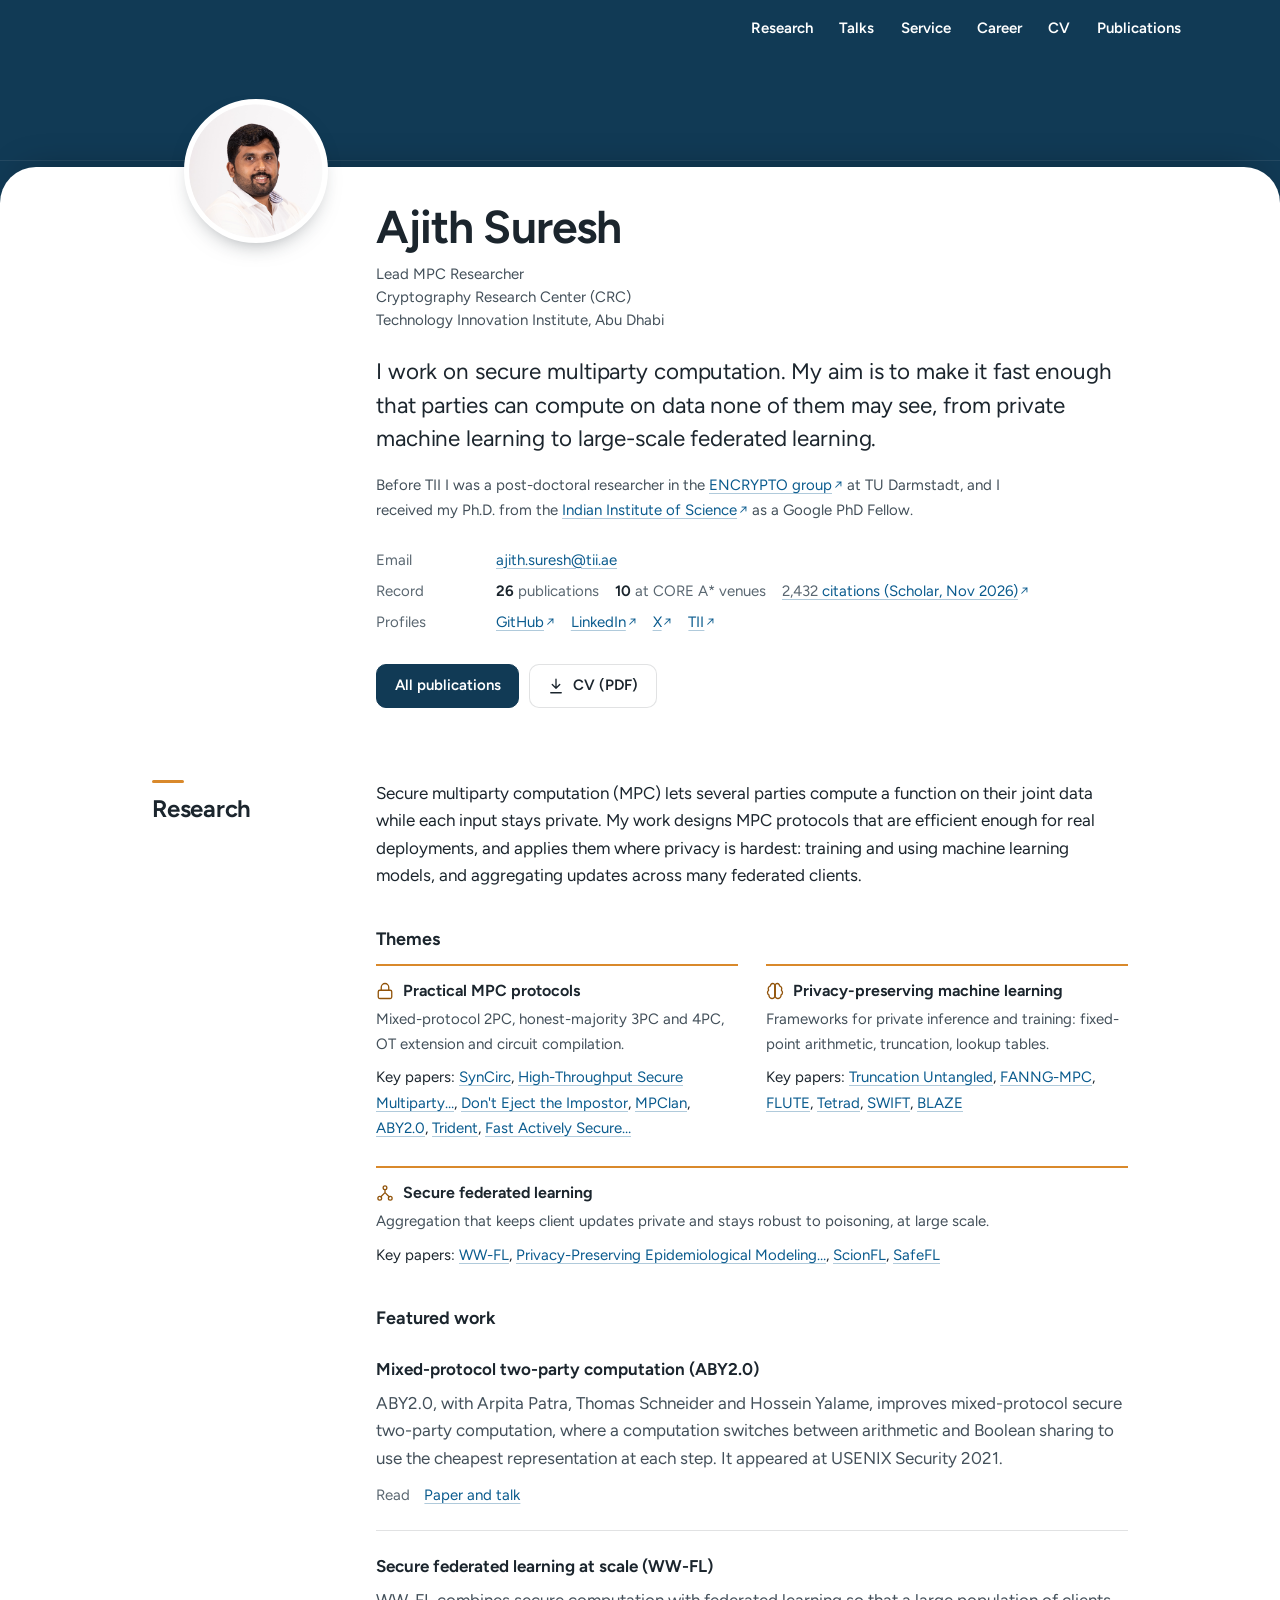
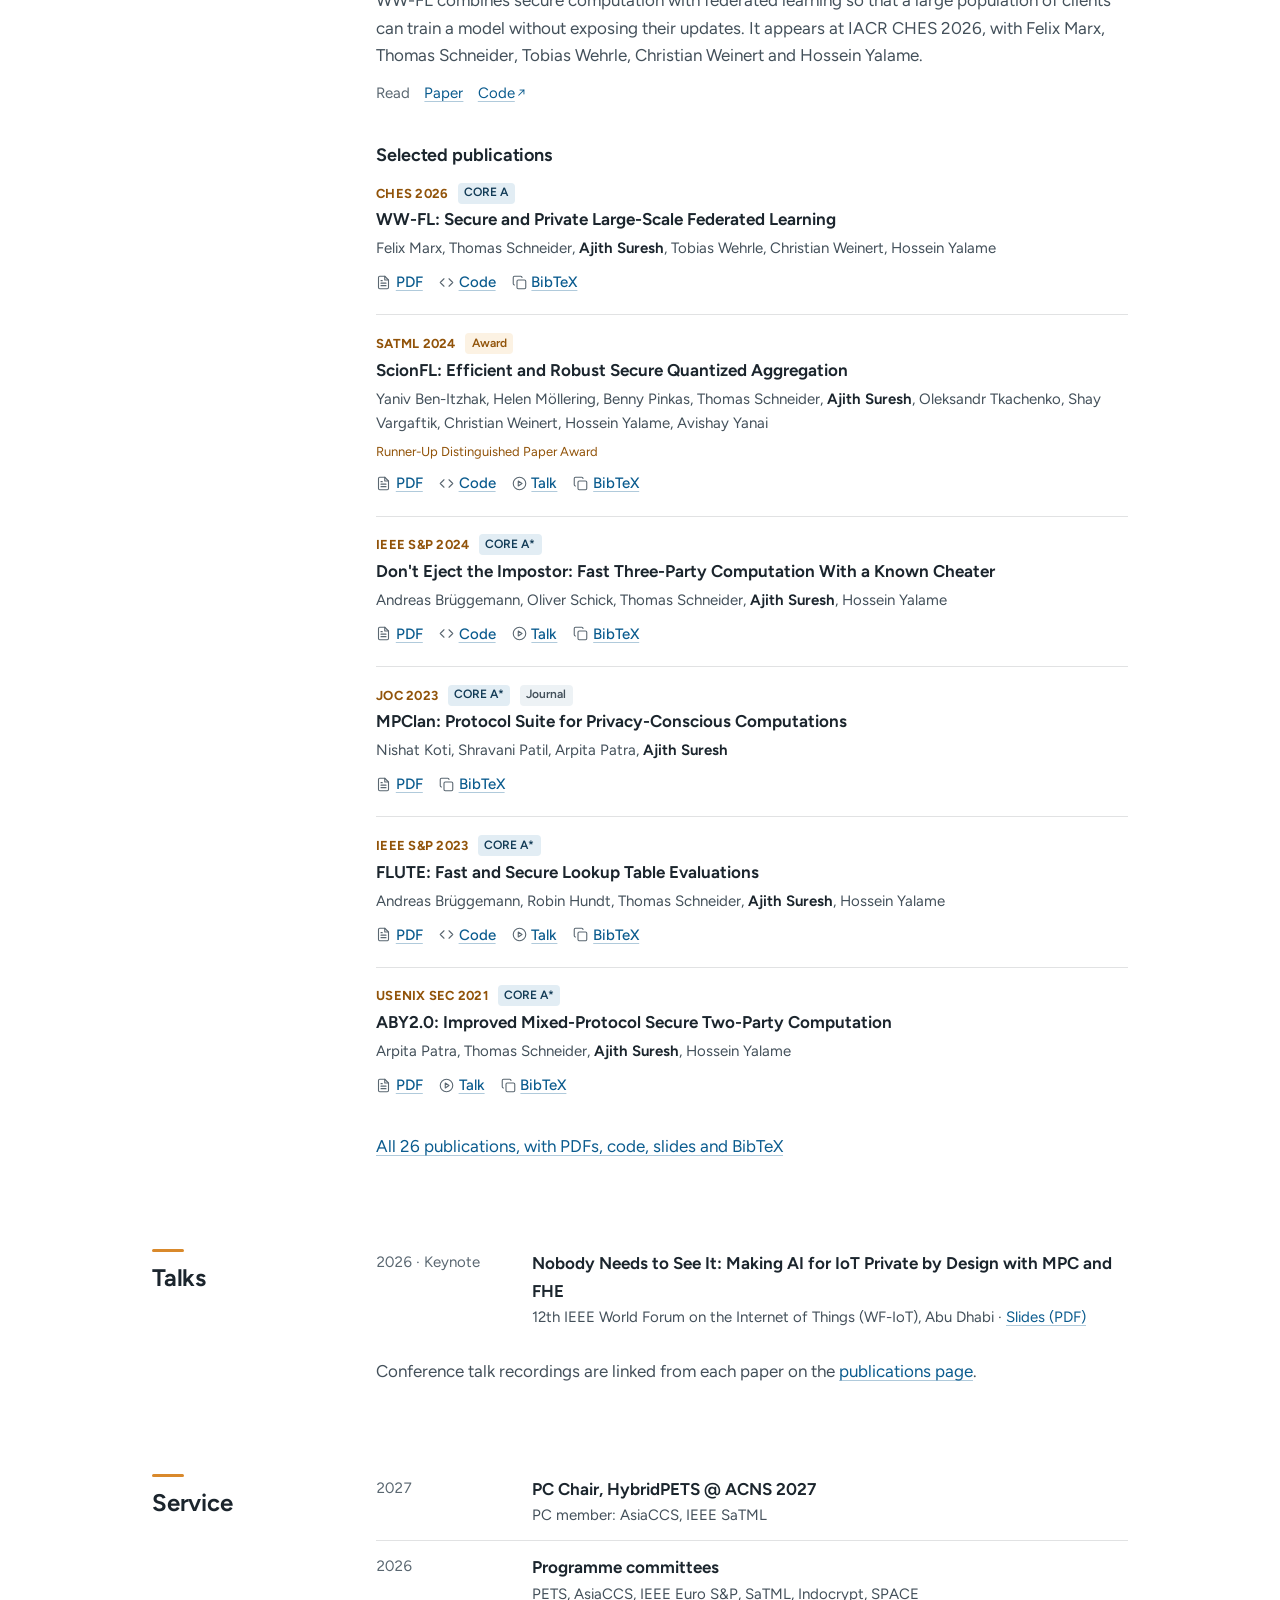
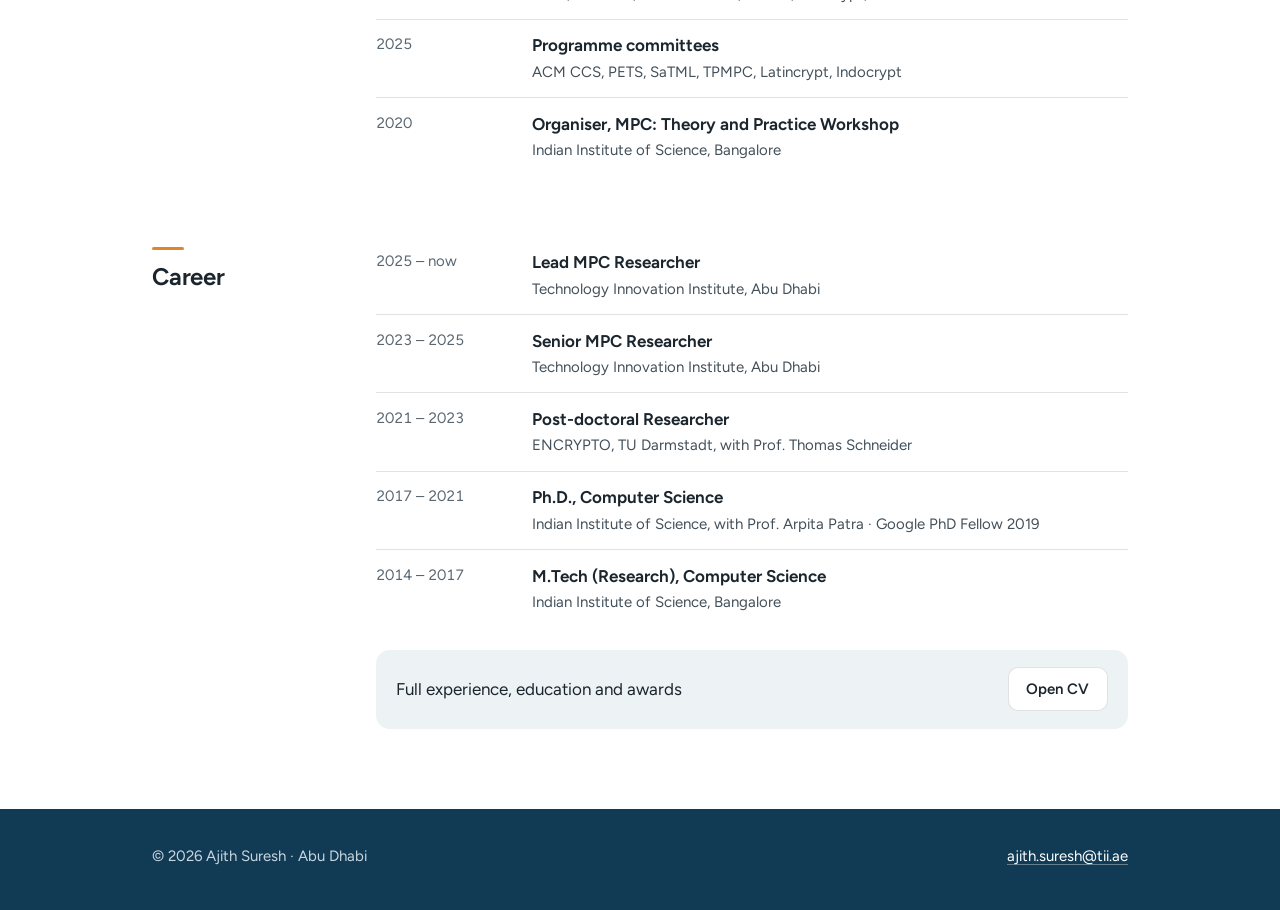
<file: pr-preview/pr-15/index.html>
<!DOCTYPE html>
<html lang="en">
<head>
  <meta charset="utf-8" />
  <meta name="viewport" content="width=device-width, initial-scale=1" />
  <title>Ajith Suresh · Lead MPC Researcher, TII Abu Dhabi</title>
  <meta name="description" content="Ajith Suresh, Lead MPC Researcher at the Technology Innovation Institute, Abu Dhabi. Secure multiparty computation, privacy-preserving machine learning and secure federated learning." />
  <link rel="icon" type="image/x-icon" href="assets/img/ajith.ico" />
  <link rel="preconnect" href="https://fonts.googleapis.com">
  <link rel="preconnect" href="https://fonts.gstatic.com" crossorigin>
  <link href="https://fonts.googleapis.com/css2?family=Figtree:wght@400..700&display=swap" rel="stylesheet" />
  <link href="css/site.css" rel="stylesheet" />
</head>
<body>
  <a class="skip" href="#main">Skip to content</a>
  <nav class="nav" aria-label="Site"><div class="nav-in">
    <a class="who" href="#top"><img src="assets/img/profile_tii.png" alt="">Ajith Suresh</a>
    <button class="menu-btn" type="button" aria-expanded="false" aria-controls="links"><svg class="ico" viewBox="0 0 24 24" aria-hidden="true"><path d="M4 7h16M4 12h16M4 17h16"/></svg>Menu</button>
    <ul class="links" id="links">
      <li><a href="#research">Research</a></li>
      <li><a href="#talks">Talks</a></li>
      <li><a href="#service">Service</a></li>
      <li><a href="#career">Career</a></li>
      <li><a href="cv.html">CV</a></li>
      <li><a href="publications.html">Publications</a></li>
    </ul>
  </div></nav>

  <header class="banner" id="top"></header>

  <main class="sheet" id="main"><div class="sheet-in">

    <section class="intro" aria-label="Introduction">
      <img class="avatar" src="assets/img/profile_tii.png" width="144" height="144" alt="Portrait of Ajith Suresh">
      <div>
        <h1>Ajith Suresh</h1>
        <p class="roles">Lead MPC Researcher<br>Cryptography Research Center (CRC)<br>Technology Innovation Institute, Abu Dhabi</p>
        <p class="lead">I work on secure multiparty computation. My aim is to make it fast enough that parties can compute on data none of them may see, from private machine learning to large-scale federated learning.</p>
        <p class="aff">Before TII I was a post-doctoral researcher in the <a class="ext" href="https://www.encrypto.cs.tu-darmstadt.de/" target="_blank" rel="noopener">ENCRYPTO group</a> at TU Darmstadt, and I received my Ph.D. from the <a class="ext" href="https://www.iisc.ac.in" target="_blank" rel="noopener">Indian Institute of Science</a> as a Google PhD Fellow.</p>
        <dl class="kv">
          <dt>Email</dt><dd><a href="mailto:ajith.suresh@tii.ae">ajith.suresh@tii.ae</a></dd>
          <dt>Record</dt><dd><span><b id="n-pubs">26</b> publications</span><span><b id="n-astar">10</b> at CORE A* venues</span><a class="ext" href="https://scholar.google.com/citations?user=uXP9hiMAAAAJ&amp;hl=en" target="_blank" rel="noopener"><span class="pf-stat-num">2,432</span> citations (Scholar, Nov 2026)</a></dd>
          <dt>Profiles</dt><dd><a class="ext" href="https://github.com/ajithsuresh" target="_blank" rel="noopener">GitHub</a><a class="ext" href="https://www.linkedin.com/in/ajithsuresh/" target="_blank" rel="noopener">LinkedIn</a><a class="ext" href="https://twitter.com/Ajith_Suresh92" target="_blank" rel="noopener">X</a><a class="ext" href="https://www.tii.ae/team/dr-ajith-suresh" target="_blank" rel="noopener">TII</a></dd>
        </dl>
        <div class="btns">
          <a class="btn" href="publications.html">All publications</a>
          <a class="btn line" href="files/cv.pdf" target="_blank" rel="noopener"><svg class="ico" viewBox="0 0 24 24" aria-hidden="true"><path d="M12 3v12M7 10l5 5 5-5M5 21h14"/></svg>CV (PDF)</a>
        </div>
      </div>
    </section>

    <section class="sec" id="research" aria-labelledby="h-research">
      <div class="label"><h2 id="h-research">Research</h2></div>
      <div class="body">
        <p>Secure multiparty computation (MPC) lets several parties compute a function on their joint data while each input stays private. My work designs MPC protocols that are efficient enough for real deployments, and applies them where privacy is hardest: training and using machine learning models, and aggregating updates across many federated clients.</p>

        <h3>Themes</h3>
        <div class="themes">
          <div class="theme">
            <h4><svg class="ico" viewBox="0 0 24 24" aria-hidden="true"><rect x="3" y="11" width="18" height="11" rx="2"/><path d="M7 11V7a5 5 0 0 1 10 0v4"/></svg>Practical MPC protocols</h4>
            <p>Mixed-protocol 2PC, honest-majority 3PC and 4PC, OT extension and circuit compilation.</p>
            <div class="papers" data-track="mpc"></div>
          </div>
          <div class="theme">
            <h4><svg class="ico" viewBox="0 0 24 24" aria-hidden="true"><path d="M12 5a3 3 0 1 0-5.997.125 4 4 0 0 0-2.526 5.77 4 4 0 0 0 .556 6.588A4 4 0 1 0 12 18Z"/><path d="M12 5a3 3 0 1 1 5.997.125 4 4 0 0 1 2.526 5.77 4 4 0 0 1-.556 6.588A4 4 0 1 1 12 18Z"/><path d="M12 5v13"/></svg>Privacy-preserving machine learning</h4>
            <p>Frameworks for private inference and training: fixed-point arithmetic, truncation, lookup tables.</p>
            <div class="papers" data-track="ppml"></div>
          </div>
          <div class="theme wide">
            <h4><svg class="ico" viewBox="0 0 24 24" aria-hidden="true"><circle cx="12" cy="5" r="2.5"/><circle cx="5" cy="19" r="2.5"/><circle cx="19" cy="19" r="2.5"/><path d="M12 7.5v4M12 11.5 6.5 17M12 11.5l5.5 5.5"/></svg>Secure federated learning</h4>
            <p>Aggregation that keeps client updates private and stays robust to poisoning, at large scale.</p>
            <div class="papers" data-track="fl"></div>
          </div>
        </div>

        <h3>Featured work</h3>
        <div class="story">
          <h4>Mixed-protocol two-party computation (ABY2.0)</h4>
          <p class="muted">ABY2.0, with Arpita Patra, Thomas Schneider and Hossein Yalame, improves mixed-protocol secure two-party computation, where a computation switches between arithmetic and Boolean sharing to use the cheapest representation at each step. It appeared at USENIX Security 2021.</p>
          <div class="further">Read <a href="publications.html#aby2">Paper and talk</a></div>
        </div>
        <div class="story">
          <h4>Secure federated learning at scale (WW-FL)</h4>
          <p class="muted">WW-FL combines secure computation with federated learning so that a large population of clients can train a model without exposing their updates. It appears at IACR CHES 2026, with Felix Marx, Thomas Schneider, Tobias Wehrle, Christian Weinert and Hossein Yalame.</p>
          <div class="further">Read <a href="publications.html#wwfl">Paper</a><a class="ext" href="https://github.com/encryptogroup/WW-FL" target="_blank" rel="noopener">Code</a></div>
        </div>

        <h3>Selected publications</h3>
        <ol class="pubs" id="selected"></ol>
        <p style="margin-top:1rem"><a href="publications.html">All <span id="n-pubs-2">26</span> publications, with PDFs, code, slides and BibTeX</a></p>
      </div>
    </section>

    <section class="sec" id="talks" aria-labelledby="h-talks">
      <div class="label"><h2 id="h-talks">Talks</h2></div>
      <div class="body">
        <ol class="rows">
          <li><span class="when">2026 · Keynote</span><div><b>Nobody Needs to See It: Making AI for IoT Private by Design with MPC and FHE</b><span class="sub">12th IEEE World Forum on the Internet of Things (WF-IoT), Abu Dhabi · <a href="files/presentations/WF-IoT2026_Keynote_Nobody_Needs_to_See_It.pdf" target="_blank" rel="noopener">Slides (PDF)</a></span></div></li>
        </ol>
        <p class="muted" style="margin-top:1rem">Conference talk recordings are linked from each paper on the <a href="publications.html">publications page</a>.</p>
      </div>
    </section>

    <section class="sec" id="service" aria-labelledby="h-service">
      <div class="label"><h2 id="h-service">Service</h2></div>
      <div class="body"><ol class="rows">
        <li><span class="when">2027</span><div><b>PC Chair, HybridPETS @ ACNS 2027</b><span class="sub">PC member: AsiaCCS, IEEE SaTML</span></div></li>
        <li><span class="when">2026</span><div><b>Programme committees</b><span class="sub">PETS, AsiaCCS, IEEE Euro S&amp;P, SaTML, Indocrypt, SPACE</span></div></li>
        <li><span class="when">2025</span><div><b>Programme committees</b><span class="sub">ACM CCS, PETS, SaTML, TPMPC, Latincrypt, Indocrypt</span></div></li>
        <li><span class="when">2020</span><div><b>Organiser, MPC: Theory and Practice Workshop</b><span class="sub">Indian Institute of Science, Bangalore</span></div></li>
      </ol></div>
    </section>

    <section class="sec" id="career" aria-labelledby="h-career">
      <div class="label"><h2 id="h-career">Career</h2></div>
      <div class="body">
        <ol class="rows">
          <li><span class="when">2025 – now</span><div><b>Lead MPC Researcher</b><span class="sub">Technology Innovation Institute, Abu Dhabi</span></div></li>
          <li><span class="when">2023 – 2025</span><div><b>Senior MPC Researcher</b><span class="sub">Technology Innovation Institute, Abu Dhabi</span></div></li>
          <li><span class="when">2021 – 2023</span><div><b>Post-doctoral Researcher</b><span class="sub">ENCRYPTO, TU Darmstadt, with Prof. Thomas Schneider</span></div></li>
          <li><span class="when">2017 – 2021</span><div><b>Ph.D., Computer Science</b><span class="sub">Indian Institute of Science, with Prof. Arpita Patra · Google PhD Fellow 2019</span></div></li>
          <li><span class="when">2014 – 2017</span><div><b>M.Tech (Research), Computer Science</b><span class="sub">Indian Institute of Science, Bangalore</span></div></li>
        </ol>
        <div class="callout" style="margin-top:1.4rem"><span>Full experience, education and awards</span><a class="btn line" href="cv.html">Open CV</a></div>
      </div>
    </section>

  </div></main>

  <footer class="foot"><div class="foot-in"><span>© 2026 Ajith Suresh · Abu Dhabi</span><span><a href="mailto:ajith.suresh@tii.ae">ajith.suresh@tii.ae</a></span></div></footer>

  <script src="js/pubs.js"></script>
  <script src="js/nav.js"></script>
  <script>
    (function () {
      var data = [];
      Pubs.bindCopy(document.getElementById('selected'), function () { return data; });
      Pubs.load().then(function (d) {
        data = d;
        var astar = d.filter(function (p) { return p.core === 'A*'; }).length;
        document.getElementById('n-pubs').textContent = d.length;
        document.getElementById('n-pubs-2').textContent = d.length;
        document.getElementById('n-astar').textContent = astar;
        document.getElementById('selected').innerHTML = d.filter(function (p) { return p.selected; })
          .map(function (p) { return Pubs.row(p, false, 'h4'); }).join('');
        Array.prototype.forEach.call(document.querySelectorAll('[data-track]'), function (el) {
          var papers = d.filter(function (p) { return p.track === el.getAttribute('data-track'); });
          el.innerHTML = 'Key papers: ' + papers.map(function (p) {
            return '<a href="publications.html#' + Pubs.esc(p.id) + '">' + Pubs.esc(Pubs.shortName(p)) + '</a>';
          }).join(', ');
        });
      });
    })();
  </script>
</body>
</html>
</file>
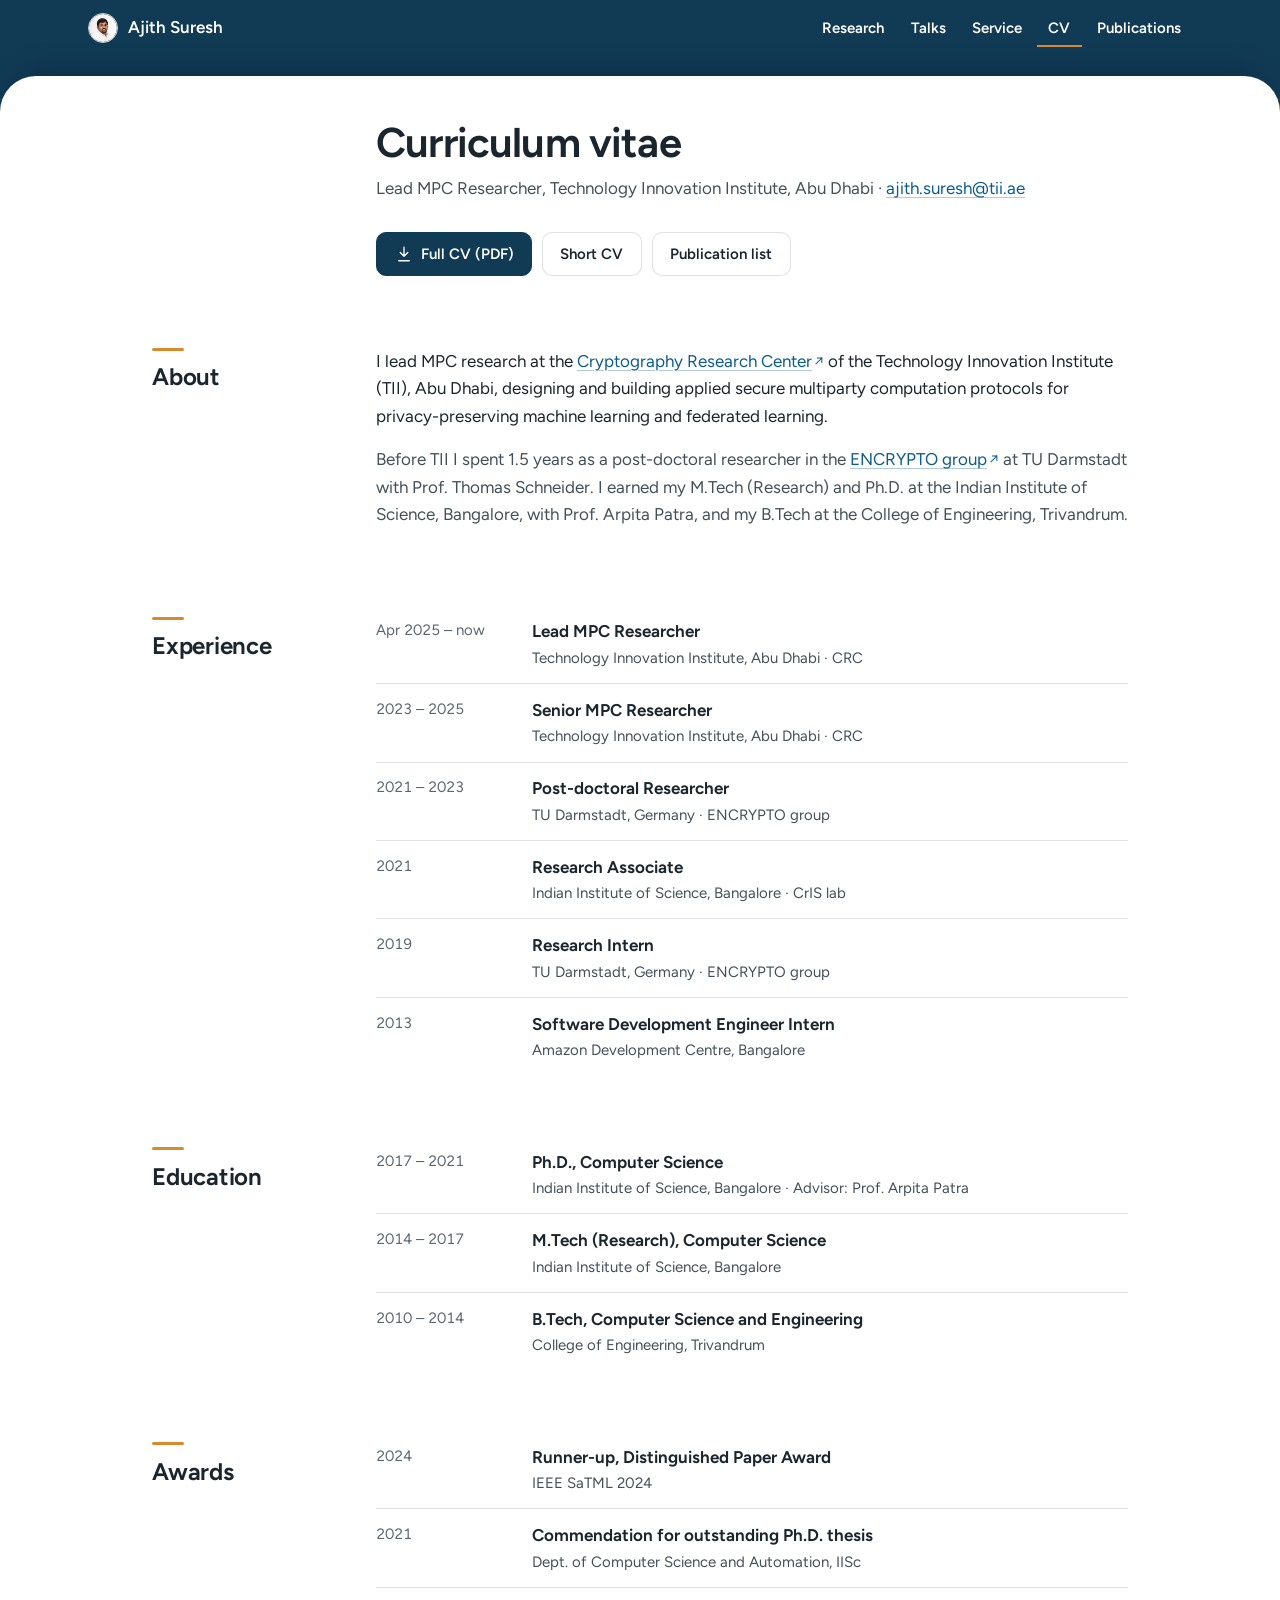
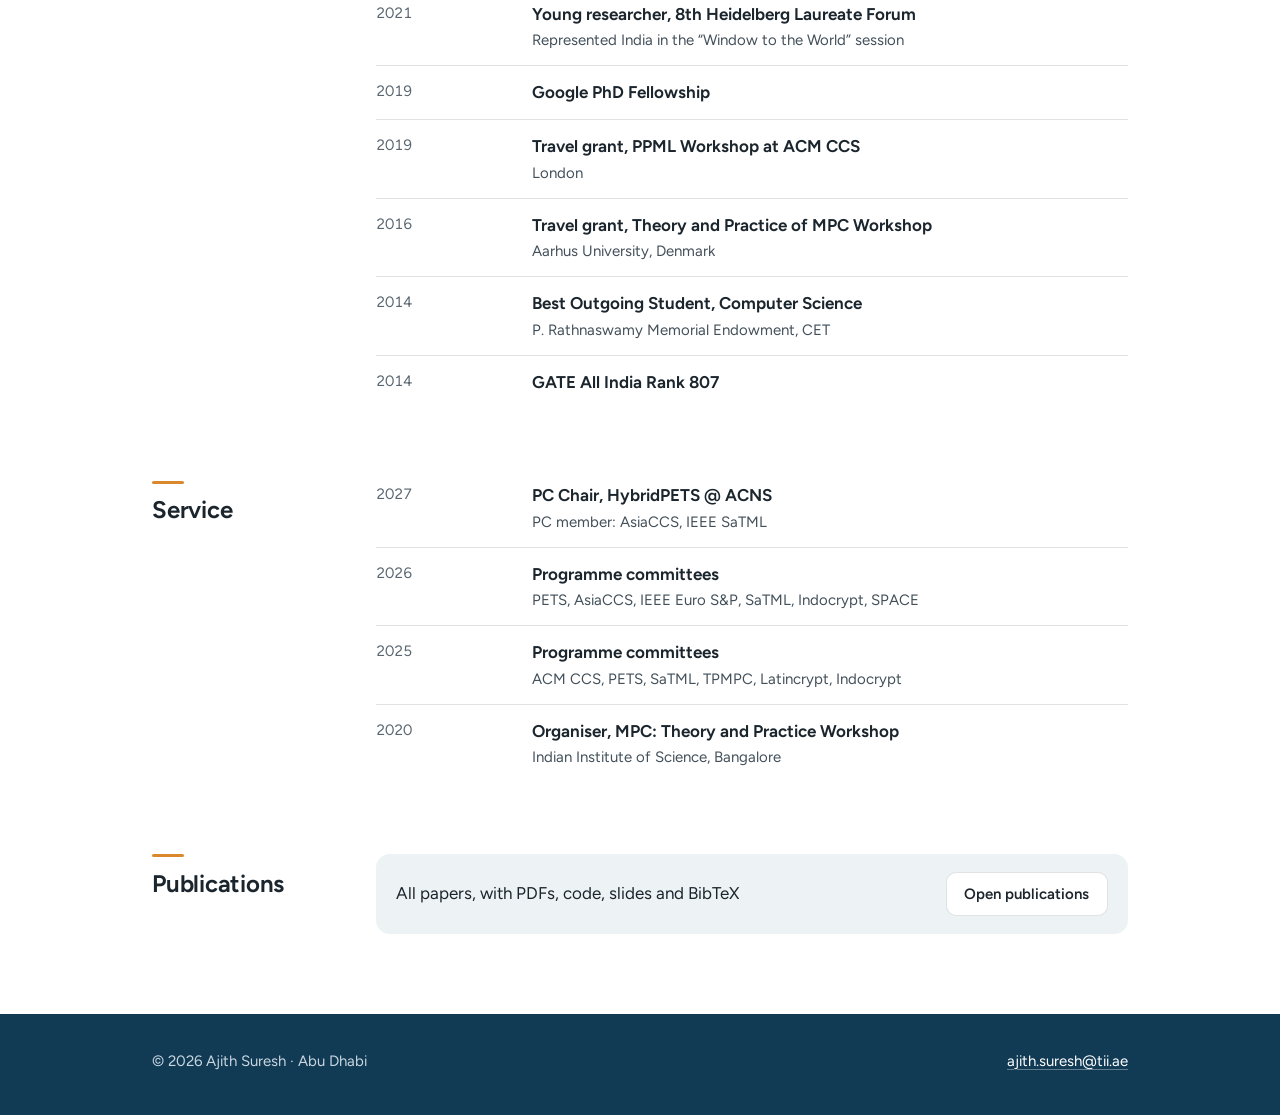
<file: pr-preview/pr-15/cv.html>
<!DOCTYPE html>
<html lang="en">
<head>
  <meta charset="utf-8" />
  <meta name="viewport" content="width=device-width, initial-scale=1" />
  <title>CV · Ajith Suresh</title>
  <meta name="description" content="Curriculum vitae of Ajith Suresh, Lead MPC Researcher at the Technology Innovation Institute, Abu Dhabi." />
  <link rel="icon" type="image/x-icon" href="assets/img/ajith.ico" />
  <link rel="preconnect" href="https://fonts.googleapis.com">
  <link rel="preconnect" href="https://fonts.gstatic.com" crossorigin>
  <link href="https://fonts.googleapis.com/css2?family=Figtree:wght@400..700&display=swap" rel="stylesheet" />
  <link href="css/site.css" rel="stylesheet" />
</head>
<body>
  <a class="skip" href="#main">Skip to content</a>
  <nav class="nav always" aria-label="Site"><div class="nav-in">
    <a class="who" href="index.html"><img src="assets/img/profile_tii.png" alt="">Ajith Suresh</a>
    <button class="menu-btn" type="button" aria-expanded="false" aria-controls="links"><svg class="ico" viewBox="0 0 24 24" aria-hidden="true"><path d="M4 7h16M4 12h16M4 17h16"/></svg>Menu</button>
    <ul class="links" id="links">
      <li><a href="index.html#research">Research</a></li>
      <li><a href="index.html#talks">Talks</a></li>
      <li><a href="index.html#service">Service</a></li>
      <li><a href="cv.html" aria-current="page">CV</a></li>
      <li><a href="publications.html">Publications</a></li>
    </ul>
  </div></nav>
  <header class="banner short"></header>

  <main class="sheet" id="main"><div class="sheet-in">
    <div class="page-intro"><span></span><div>
      <h1>Curriculum vitae</h1>
      <p>Lead MPC Researcher, Technology Innovation Institute, Abu Dhabi · <a href="mailto:ajith.suresh@tii.ae">ajith.suresh@tii.ae</a></p>
      <div class="btns">
        <a class="btn" href="files/cv.pdf" target="_blank" rel="noopener"><svg class="ico" viewBox="0 0 24 24" aria-hidden="true"><path d="M12 3v12M7 10l5 5 5-5M5 21h14"/></svg>Full CV (PDF)</a>
        <a class="btn line" href="files/cv_short.pdf" target="_blank" rel="noopener">Short CV</a>
        <a class="btn line" href="files/cv_publications.pdf" target="_blank" rel="noopener">Publication list</a>
      </div>
    </div></div>

    <section class="sec" id="about" aria-labelledby="h-about"><div class="label"><h2 id="h-about">About</h2></div><div class="body">
      <p>I lead MPC research at the <a class="ext" href="https://www.tii.ae/cryptography" target="_blank" rel="noopener">Cryptography Research Center</a> of the Technology Innovation Institute (TII), Abu Dhabi, designing and building applied secure multiparty computation protocols for privacy-preserving machine learning and federated learning.</p>
      <p class="muted">Before TII I spent 1.5 years as a post-doctoral researcher in the <a class="ext" href="https://www.encrypto.cs.tu-darmstadt.de/" target="_blank" rel="noopener">ENCRYPTO group</a> at TU Darmstadt with Prof. Thomas Schneider. I earned my M.Tech (Research) and Ph.D. at the Indian Institute of Science, Bangalore, with Prof. Arpita Patra, and my B.Tech at the College of Engineering, Trivandrum.</p>
    </div></section>

    <section class="sec" id="experience" aria-labelledby="h-exp"><div class="label"><h2 id="h-exp">Experience</h2></div><div class="body"><ol class="rows">
      <li><span class="when">Apr 2025 – now</span><div><b>Lead MPC Researcher</b><span class="sub">Technology Innovation Institute, Abu Dhabi · CRC</span></div></li>
      <li><span class="when">2023 – 2025</span><div><b>Senior MPC Researcher</b><span class="sub">Technology Innovation Institute, Abu Dhabi · CRC</span></div></li>
      <li><span class="when">2021 – 2023</span><div><b>Post-doctoral Researcher</b><span class="sub">TU Darmstadt, Germany · ENCRYPTO group</span></div></li>
      <li><span class="when">2021</span><div><b>Research Associate</b><span class="sub">Indian Institute of Science, Bangalore · CrIS lab</span></div></li>
      <li><span class="when">2019</span><div><b>Research Intern</b><span class="sub">TU Darmstadt, Germany · ENCRYPTO group</span></div></li>
      <li><span class="when">2013</span><div><b>Software Development Engineer Intern</b><span class="sub">Amazon Development Centre, Bangalore</span></div></li>
    </ol></div></section>

    <section class="sec" id="education" aria-labelledby="h-edu"><div class="label"><h2 id="h-edu">Education</h2></div><div class="body"><ol class="rows">
      <li><span class="when">2017 – 2021</span><div><b>Ph.D., Computer Science</b><span class="sub">Indian Institute of Science, Bangalore · Advisor: Prof. Arpita Patra</span></div></li>
      <li><span class="when">2014 – 2017</span><div><b>M.Tech (Research), Computer Science</b><span class="sub">Indian Institute of Science, Bangalore</span></div></li>
      <li><span class="when">2010 – 2014</span><div><b>B.Tech, Computer Science and Engineering</b><span class="sub">College of Engineering, Trivandrum</span></div></li>
    </ol></div></section>

    <section class="sec" id="awards" aria-labelledby="h-awards"><div class="label"><h2 id="h-awards">Awards</h2></div><div class="body"><ol class="rows">
      <li><span class="when">2024</span><div><b>Runner-up, Distinguished Paper Award</b><span class="sub">IEEE SaTML 2024</span></div></li>
      <li><span class="when">2021</span><div><b>Commendation for outstanding Ph.D. thesis</b><span class="sub">Dept. of Computer Science and Automation, IISc</span></div></li>
      <li><span class="when">2021</span><div><b>Young researcher, 8th Heidelberg Laureate Forum</b><span class="sub">Represented India in the “Window to the World” session</span></div></li>
      <li><span class="when">2019</span><div><b>Google PhD Fellowship</b></div></li>
      <li><span class="when">2019</span><div><b>Travel grant, PPML Workshop at ACM CCS</b><span class="sub">London</span></div></li>
      <li><span class="when">2016</span><div><b>Travel grant, Theory and Practice of MPC Workshop</b><span class="sub">Aarhus University, Denmark</span></div></li>
      <li><span class="when">2014</span><div><b>Best Outgoing Student, Computer Science</b><span class="sub">P. Rathnaswamy Memorial Endowment, CET</span></div></li>
      <li><span class="when">2014</span><div><b>GATE All India Rank 807</b></div></li>
    </ol></div></section>

    <section class="sec" id="service" aria-labelledby="h-service"><div class="label"><h2 id="h-service">Service</h2></div><div class="body"><ol class="rows">
      <li><span class="when">2027</span><div><b>PC Chair, HybridPETS @ ACNS</b><span class="sub">PC member: AsiaCCS, IEEE SaTML</span></div></li>
      <li><span class="when">2026</span><div><b>Programme committees</b><span class="sub">PETS, AsiaCCS, IEEE Euro S&amp;P, SaTML, Indocrypt, SPACE</span></div></li>
      <li><span class="when">2025</span><div><b>Programme committees</b><span class="sub">ACM CCS, PETS, SaTML, TPMPC, Latincrypt, Indocrypt</span></div></li>
      <li><span class="when">2020</span><div><b>Organiser, MPC: Theory and Practice Workshop</b><span class="sub">Indian Institute of Science, Bangalore</span></div></li>
    </ol></div></section>

    <section class="sec" id="publications" aria-labelledby="h-pubs"><div class="label"><h2 id="h-pubs">Publications</h2></div><div class="body">
      <div class="callout"><span>All papers, with PDFs, code, slides and BibTeX</span><a class="btn line" href="publications.html">Open publications</a></div>
    </div></section>
  </div></main>

  <footer class="foot"><div class="foot-in"><span>© 2026 Ajith Suresh · Abu Dhabi</span><span><a href="mailto:ajith.suresh@tii.ae">ajith.suresh@tii.ae</a></span></div></footer>
  <script src="js/nav.js"></script>
</body>
</html>
</file>
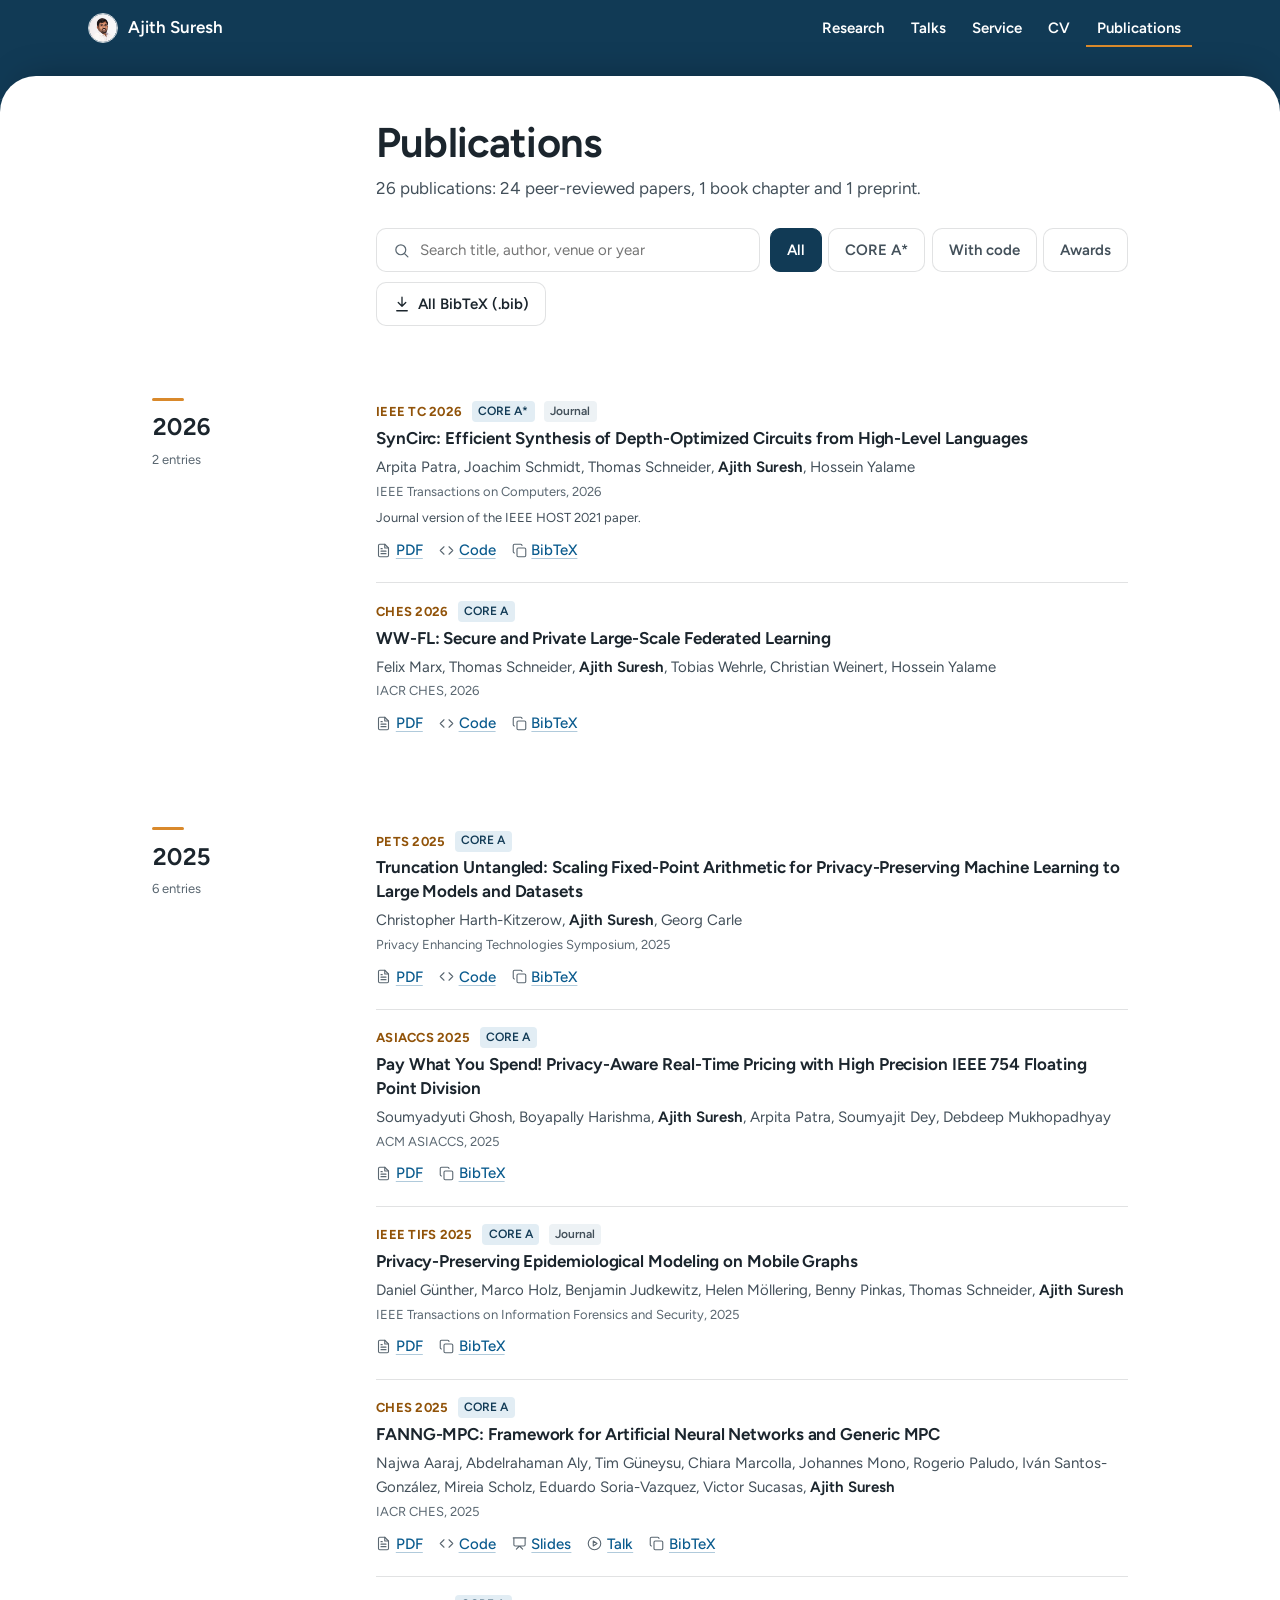
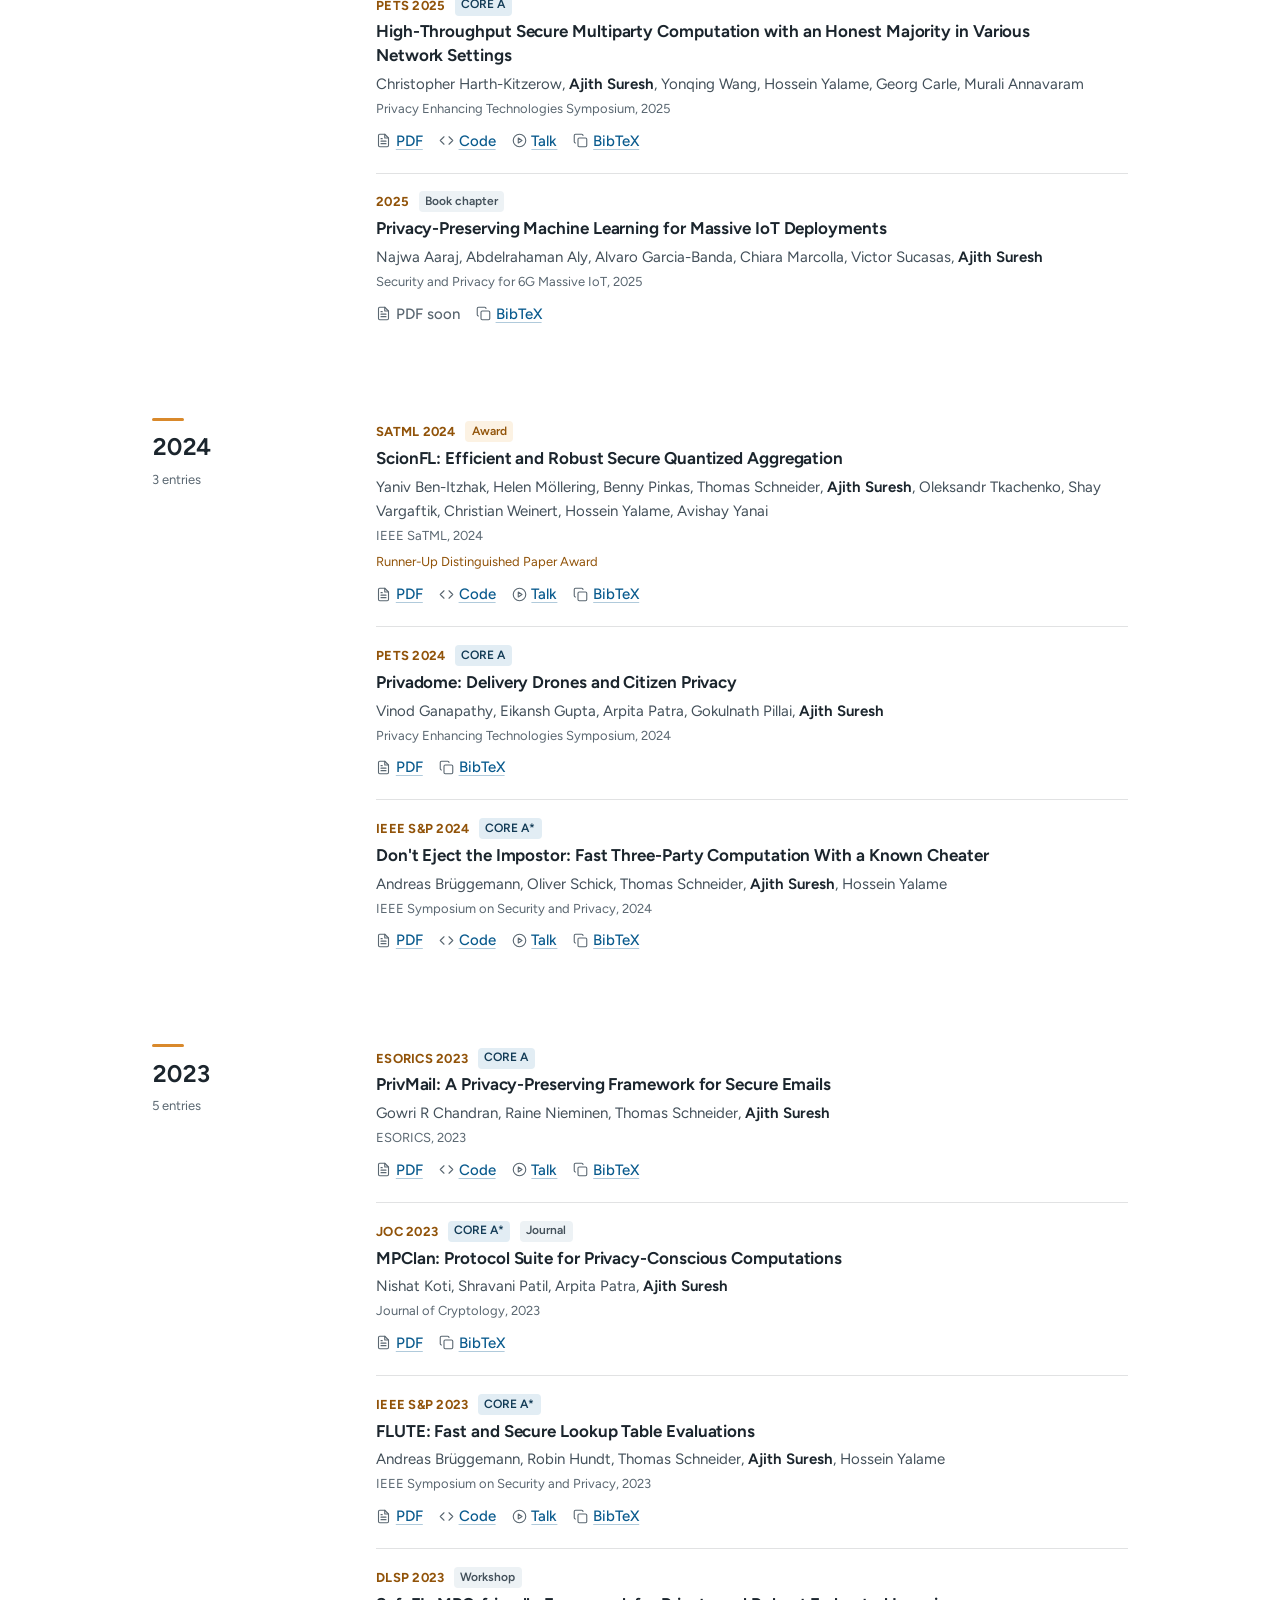
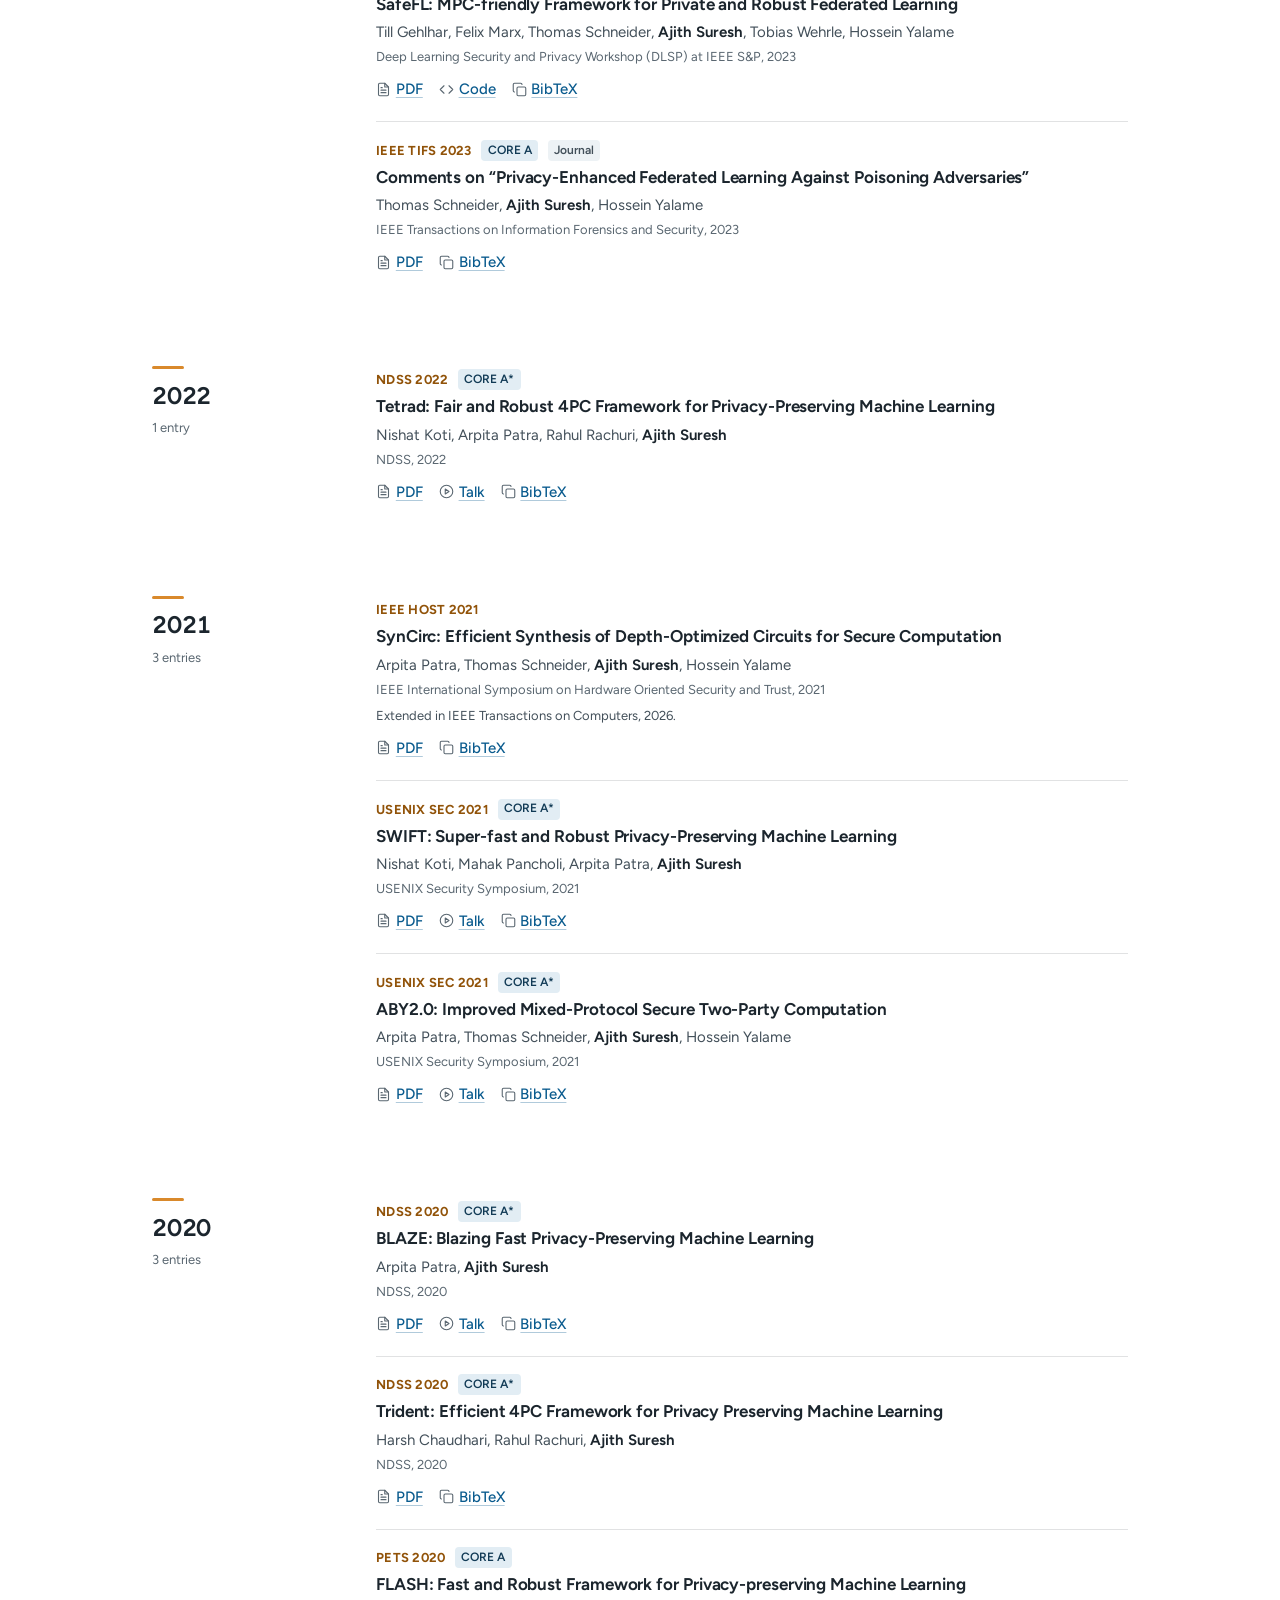
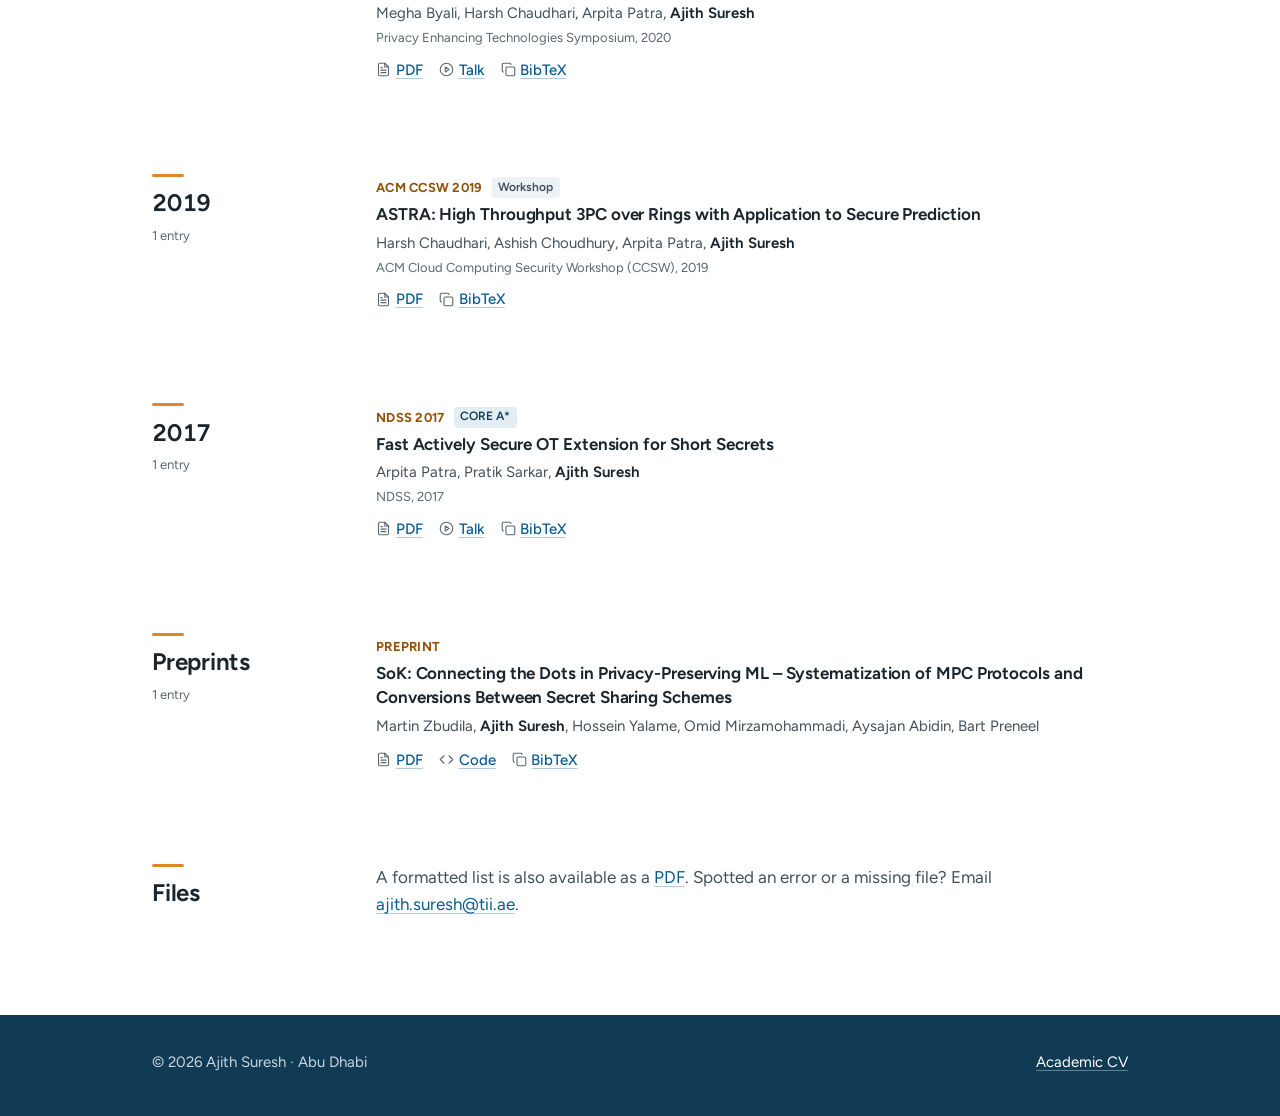
<file: pr-preview/pr-15/publications.html>
<!DOCTYPE html>
<html lang="en">
<head>
  <meta charset="utf-8" />
  <meta name="viewport" content="width=device-width, initial-scale=1" />
  <title>Publications · Ajith Suresh</title>
  <meta name="description" content="Publications by Ajith Suresh on secure multiparty computation and privacy-preserving machine learning, with papers, code, slides and BibTeX." />
  <link rel="icon" type="image/x-icon" href="assets/img/ajith.ico" />
  <link rel="preconnect" href="https://fonts.googleapis.com">
  <link rel="preconnect" href="https://fonts.gstatic.com" crossorigin>
  <link href="https://fonts.googleapis.com/css2?family=Figtree:wght@400..700&display=swap" rel="stylesheet" />
  <link href="css/site.css" rel="stylesheet" />
</head>
<body>
  <a class="skip" href="#pub-list">Skip to publications</a>
  <nav class="nav always" aria-label="Site"><div class="nav-in">
    <a class="who" href="index.html"><img src="assets/img/profile_tii.png" alt="">Ajith Suresh</a>
    <button class="menu-btn" type="button" aria-expanded="false" aria-controls="links"><svg class="ico" viewBox="0 0 24 24" aria-hidden="true"><path d="M4 7h16M4 12h16M4 17h16"/></svg>Menu</button>
    <ul class="links" id="links">
      <li><a href="index.html#research">Research</a></li>
      <li><a href="index.html#talks">Talks</a></li>
      <li><a href="index.html#service">Service</a></li>
      <li><a href="cv.html">CV</a></li>
      <li><a href="publications.html" aria-current="page">Publications</a></li>
    </ul>
  </div></nav>
  <header class="banner short"></header>

  <main class="sheet"><div class="sheet-in">
    <div class="page-intro">
      <span></span>
      <div>
        <h1>Publications</h1>
        <p id="pub-summary" role="status">Loading…</p>
        <div class="tools">
          <label class="search"><svg class="ico" viewBox="0 0 24 24" aria-hidden="true"><circle cx="11" cy="11" r="7"/><path d="m21 21-4.3-4.3"/></svg><input id="pub-search" type="search" placeholder="Search title, author, venue or year" aria-label="Search publications"></label>
          <div class="chips" role="group" aria-label="Filter publications">
            <button type="button" data-f="all" aria-pressed="true">All</button>
            <button type="button" data-f="astar" aria-pressed="false">CORE A*</button>
            <button type="button" data-f="code" aria-pressed="false">With code</button>
            <button type="button" data-f="award" aria-pressed="false">Awards</button>
          </div>
          <button type="button" id="pub-bib-all" class="bib-all"><svg class="ico" viewBox="0 0 24 24" aria-hidden="true"><path d="M12 3v12M7 10l5 5 5-5M5 21h14"/></svg>All BibTeX (.bib)</button>
        </div>
      </div>
    </div>

    <div id="pub-list" aria-live="polite"></div>
    <noscript><section class="sec"><span></span><p class="empty">This page needs JavaScript to list publications. The full list is in the <a href="files/cv_publications.pdf">publications PDF</a>.</p></section></noscript>

    <section class="sec" aria-labelledby="h-files"><div class="label"><h2 id="h-files">Files</h2></div><div class="body">
      <p class="muted">A formatted list is also available as a <a href="files/cv_publications.pdf" target="_blank" rel="noopener">PDF</a>. Spotted an error or a missing file? Email <a href="mailto:ajith.suresh@tii.ae">ajith.suresh@tii.ae</a>.</p>
    </div></section>
  </div></main>

  <footer class="foot"><div class="foot-in"><span>© 2026 Ajith Suresh · Abu Dhabi</span><span><a href="cv.html">Academic CV</a></span></div></footer>

  <script src="js/pubs.js"></script>
  <script src="js/nav.js"></script>
  <script src="js/publications.js"></script>
</body>
</html>
</file>
<file: pr-preview/pr-15/css/site.css>
/* Ajith Suresh — v3 theme (preview).
   A deep-sea banner, a white sheet with large rounded top corners that
   slides over it, a label column with a sand accent bar, one reading column. */

:root {
  --sans: 'Figtree', ui-sans-serif, system-ui, -apple-system, 'Segoe UI', Roboto, sans-serif;
  --mono: ui-monospace, 'SF Mono', Menlo, Consolas, monospace;

  --white: #ffffff;
  --ink: #1b252d;
  --ink-2: #43505a;
  --ink-3: #5a6771;
  --sea: #113a55;       /* banner + scrolled bar */
  --sea-2: #0b2b40;
  --sand: #d9892b;      /* accent bars, never text */
  --sand-ink: #915309;  /* accent as text */
  --sand-soft: #fcf2e3;
  --link: #0a5b8e;
  --link-line: rgb(10 91 142 / .32);
  --mist: #edf2f5;
  --rule: rgb(27 37 45 / .13);

  --text: clamp(1rem, .96rem + .18vw, 1.0625rem);
  --small: .9375rem;
  --tiny: .8125rem;
  --label: 11rem;
  --gutter: 3rem;
  --content: 47rem;
  --pad: clamp(1rem, 4vw, 2rem);
  --radius: 2.25rem;
  --nav-h: 3.5rem;
}

*, *::before, *::after { box-sizing: border-box; }
html { -webkit-text-size-adjust: 100%; scroll-behavior: smooth; scroll-padding-top: calc(var(--nav-h) + 1rem); }
@media (prefers-reduced-motion: reduce) { html { scroll-behavior: auto; } }
body { margin: 0; background: var(--sea); color: var(--ink); font-family: var(--sans); font-size: var(--text); line-height: 1.62; -webkit-font-smoothing: antialiased; }
::selection { background: #f6dcb6; color: var(--ink); }
img { display: block; max-width: 100%; }
a { color: var(--link); text-decoration: underline; text-decoration-color: var(--link-line); text-decoration-thickness: 1px; text-underline-offset: .2em; }
a:hover { text-decoration-color: currentColor; }
:focus-visible { outline: 2px solid var(--link); outline-offset: 2px; border-radius: 3px; }
.ext::after { content: "\2197"; font-size: .8em; margin-left: .15em; text-decoration: none; display: inline-block; }
.num { font-variant-numeric: tabular-nums; }
.sr { position: absolute; width: 1px; height: 1px; overflow: hidden; clip: rect(0 0 0 0); white-space: nowrap; }
.ico { width: 18px; height: 18px; flex: none; fill: none; stroke: currentColor; stroke-width: 1.75; stroke-linecap: round; stroke-linejoin: round; }

/* ── Nav ─────────────────────────────────────────────── */
.nav { position: fixed; inset: 0 0 auto; z-index: 30; height: var(--nav-h); color: #fff; transition: background-color .25s ease, box-shadow .25s ease; }
.nav.solid { background: var(--sea); box-shadow: 0 10px 24px -16px rgb(0 0 0 / .55); }
.nav-in { max-width: calc(var(--label) + var(--gutter) + var(--content) + 2 * var(--pad) + 8rem); margin: 0 auto; height: 100%; padding: 0 var(--pad); display: flex; align-items: center; justify-content: space-between; gap: 1rem; }
.who { display: flex; align-items: center; gap: .6rem; color: #fff; text-decoration: none; font-weight: 600; opacity: 0; transform: translateY(-4px); transition: opacity .25s ease, transform .25s ease; }
.nav.solid .who, .nav.always .who { opacity: 1; transform: none; }
.who img { width: 30px; height: 30px; border-radius: 50%; border: 1.5px solid rgb(255 255 255 / .8); }
.links { display: flex; gap: .25rem; list-style: none; margin: 0; padding: 0; }
.links a { display: block; padding: .45rem .7rem; color: #fff; text-decoration: none; font-weight: 600; font-size: var(--small); border-radius: 4px; }
.links a:hover { background: rgb(255 255 255 / .12); }
.links a[aria-current] { box-shadow: inset 0 -2px 0 var(--sand); border-radius: 0; }
.nav :focus-visible { outline-color: #fff; }
.menu-btn { display: none; align-items: center; gap: .5rem; background: none; border: 0; color: #fff; font: inherit; font-weight: 600; padding: .4rem .2rem; cursor: pointer; }
@media (max-width: 860px) {
  .menu-btn { display: inline-flex; margin-left: auto; }
  .links { display: none; position: absolute; top: var(--nav-h); right: var(--pad); flex-direction: column; background: var(--sea); padding: .5rem; border-radius: 10px; box-shadow: 0 18px 36px -18px rgb(0 0 0 / .6); min-width: 12rem; }
  .links.open { display: flex; }
}

/* ── Banner + sheet ──────────────────────────────────── */
.banner { height: clamp(15rem, 19vw, 21rem); background: var(--sea); position: relative; overflow: hidden; }
.banner::after { /* faint horizon line: the only ornament */
  content: ""; position: absolute; left: 0; right: 0; bottom: 34%; height: 1px; background: rgb(255 255 255 / .08); }
.banner.short { height: 9.5rem; }
.sheet { position: relative; background: var(--white); border-radius: var(--radius) var(--radius) 0 0; margin-top: calc(-1 * var(--radius) - 2.5rem); box-shadow: 0 -18px 36px -24px rgb(0 0 0 / .35); }
.sheet-in { max-width: calc(var(--label) + var(--gutter) + var(--content) + 2 * var(--pad)); margin: 0 auto; padding: 0 var(--pad) 5rem; }

/* intro block */
.intro { display: grid; grid-template-columns: var(--label) minmax(0, var(--content)); gap: 0 var(--gutter); padding-top: 2.25rem; }
.avatar { width: 9rem; height: 9rem; border-radius: 50%; margin-top: -6.5rem; border: 5px solid #fff; background: #fff; box-shadow: 0 10px 24px -14px rgb(27 37 45 / .6); justify-self: end; }
.intro h1 { font-size: clamp(2.1rem, 3.6vw, 2.9rem); line-height: 1.05; letter-spacing: -.02em; font-weight: 650; margin: 0 0 .7rem; }
.roles { margin: 0 0 1.4rem; color: var(--ink-2); font-size: var(--small); line-height: 1.55; }
.lead { font-size: clamp(1.15rem, 1.05rem + .5vw, 1.4rem); line-height: 1.5; margin: 0 0 1.1rem; letter-spacing: -.005em; max-width: 34em; }
.aff { color: var(--ink-2); font-size: var(--small); margin: 0 0 1.6rem; max-width: 44em; }
.kv { display: grid; grid-template-columns: 6.5rem minmax(0, 1fr); gap: .45rem 1rem; margin: 0; font-size: var(--small); }
.kv dt { color: var(--ink-3); }
.kv dd { margin: 0; display: flex; flex-wrap: wrap; gap: .25rem 1rem; }
.kv dd b { font-weight: 650; color: var(--ink); }
.kv dd span { color: var(--ink-3); }
.btns { display: flex; flex-wrap: wrap; gap: .6rem; margin-top: 1.8rem; }
.btn { display: inline-flex; align-items: center; gap: .5rem; height: 2.75rem; padding: 0 1.1rem; border-radius: 10px; background: var(--sea); color: #fff; text-decoration: none; font-weight: 600; font-size: var(--small); border: 1px solid var(--sea); transition: background-color .15s ease; }
.btn:hover { background: var(--sea-2); }
.btn.line { background: #fff; color: var(--ink); border-color: var(--rule); }
.btn.line:hover { background: var(--mist); }

/* ── Sections: label column + content ──────────────── */
.sec { display: grid; grid-template-columns: var(--label) minmax(0, var(--content)); gap: 0 var(--gutter); padding-top: 4.5rem; }
.sec + .sec { border-top: 0; }
.label { position: sticky; top: calc(var(--nav-h) + 1.5rem); align-self: start; }
.label h2 { font-size: 1.5rem; line-height: 1.25; letter-spacing: -.01em; font-weight: 650; margin: 0; padding-top: .9rem; position: relative; }
.label h2::before { content: ""; position: absolute; top: 0; left: 0; width: 2rem; height: 3px; border-radius: 2px; background: var(--sand); }
.label p { margin: .4rem 0 0; font-size: var(--tiny); color: var(--ink-3); }
.body > :first-child { margin-top: 0; }
.body h3 { font-size: 1.125rem; font-weight: 650; margin: 2.2rem 0 .6rem; letter-spacing: -.005em; }
.body > p { margin: 0 0 1rem; color: var(--ink); }
.body .muted { color: var(--ink-2); }

/* themes */
.themes { display: grid; grid-template-columns: repeat(2, minmax(0, 1fr)); gap: 1.5rem 1.75rem; margin-top: .4rem; }
.theme { border-top: 2px solid var(--sand); padding-top: .9rem; }
.theme.wide { grid-column: 1 / -1; }
.theme h4 { display: flex; align-items: center; gap: .55rem; margin: 0 0 .35rem; font-size: 1rem; font-weight: 650; line-height: 1.35; }
.theme h4 .ico { color: var(--sand-ink); }
.theme p { margin: 0 0 .6rem; font-size: var(--small); color: var(--ink-2); }
.theme .papers { font-size: var(--small); line-height: 1.7; }

/* featured story */
.story { margin-top: 1.4rem; }
.story h4 { margin: 0 0 .4rem; font-size: 1.0625rem; font-weight: 650; }
.story p { margin: 0 0 .7rem; }
.further { font-size: var(--small); color: var(--ink-3); display: flex; flex-wrap: wrap; gap: .25rem .9rem; }
.story + .story { border-top: 1px solid var(--rule); padding-top: 1.4rem; }

/* publications (rows from entries.js) */
.pubs { list-style: none; margin: 0; padding: 0; }
.pub { padding: 1.1rem 0; scroll-margin-top: calc(var(--nav-h) + 1.5rem); }
.pub:first-child { padding-top: .2rem; }
.pub + .pub { border-top: 1px solid var(--rule); }
.pub:target { background: var(--sand-soft); box-shadow: -1rem 0 0 var(--sand-soft), 1rem 0 0 var(--sand-soft); }
.pub-meta { display: flex; flex-wrap: wrap; align-items: center; gap: .3rem .6rem; margin-bottom: .3rem; }
.venue { font-weight: 700; font-size: var(--tiny); letter-spacing: .02em; color: var(--sand-ink); text-transform: uppercase; }
.tag { font-size: .75rem; font-weight: 600; color: var(--ink-2); background: var(--mist); border-radius: 4px; padding: .05rem .4rem; }
.tag.rank { color: var(--sea); background: #e2edf4; }
.tag.award { color: var(--sand-ink); background: var(--sand-soft); }
.pub .pt { margin: 0 0 .25rem; font-size: 1.0625rem; line-height: 1.4; font-weight: 650; text-wrap: pretty; }
.pub .pt a { color: var(--ink); text-decoration: none; }
.pub .pt a:hover { color: var(--link); }
.authors { margin: 0; color: var(--ink-2); font-size: var(--small); }
.authors b { color: var(--ink); font-weight: 650; }
.where { margin: .1rem 0 0; color: var(--ink-3); font-size: var(--tiny); }
.pnote { margin: .35rem 0 0; font-size: var(--tiny); color: var(--ink-2); }
.files { display: flex; flex-wrap: wrap; gap: .2rem 1rem; margin-top: .45rem; }
.file { display: inline-flex; align-items: center; gap: .3rem; background: none; border: 0; padding: .15rem 0; font: inherit; font-size: var(--small); font-weight: 500; color: var(--link); cursor: pointer; text-decoration: underline; text-decoration-color: var(--link-line); text-underline-offset: .2em; }
.file:hover { text-decoration-color: currentColor; }
.file .ico { width: 15px; height: 15px; color: var(--ink-3); }
.file.missing { color: var(--ink-3); text-decoration: none; cursor: default; }
@media (pointer: coarse) { .file { padding: .55rem 0; } }

/* rows: talks, service, career */
.rows { list-style: none; margin: 0; padding: 0; }
.rows li { display: grid; grid-template-columns: 8.5rem minmax(0, 1fr); gap: .1rem 1.25rem; padding: .8rem 0; }
.rows li:first-child { padding-top: .1rem; }
.rows li + li { border-top: 1px solid var(--rule); }
.rows .when { color: var(--ink-3); font-size: var(--small); font-variant-numeric: tabular-nums; }
.rows b { font-weight: 650; }
.rows .sub { display: block; color: var(--ink-2); font-size: var(--small); }
.callout { background: var(--mist); border-radius: 14px; padding: 1.1rem 1.25rem; display: flex; align-items: center; justify-content: space-between; gap: 1rem; flex-wrap: wrap; }

/* tools (publications page) */
.tools { display: flex; flex-wrap: wrap; gap: .6rem; align-items: center; margin-top: 1.6rem; }
.search { flex: 1 1 18rem; display: flex; align-items: center; gap: .5rem; height: 2.75rem; padding: 0 1rem; border: 1px solid var(--rule); border-radius: 10px; background: #fff; }
.search:focus-within { border-color: var(--link); box-shadow: 0 0 0 3px rgb(10 91 142 / .12); }
.search .ico { color: var(--ink-3); width: 17px; height: 17px; }
.search input { flex: 1; min-width: 0; border: 0; outline: 0; font: inherit; font-size: var(--small); background: none; color: var(--ink); }
.chips { display: flex; flex-wrap: wrap; gap: .4rem; }
.chips button { font: inherit; font-size: var(--small); font-weight: 600; height: 2.75rem; padding: 0 1rem; border-radius: 10px; border: 1px solid var(--rule); background: #fff; color: var(--ink-2); cursor: pointer; }
.chips button:hover { background: var(--mist); }
.chips button[aria-pressed="true"] { background: var(--sea); border-color: var(--sea); color: #fff; }

/* footer */
.foot { background: var(--sea); color: #c9d6df; }
.foot-in { max-width: calc(var(--label) + var(--gutter) + var(--content) + 2 * var(--pad)); margin: 0 auto; padding: 2.2rem var(--pad) 2.6rem; display: flex; flex-wrap: wrap; justify-content: space-between; gap: 1rem; font-size: var(--small); }
.foot a { color: #fff; text-decoration-color: rgb(255 255 255 / .35); }
.foot :focus-visible { outline-color: #fff; }

/* ── Phone ───────────────────────────────────────────── */
@media (max-width: 860px) {
  :root { --radius: 1.5rem; }
  .intro, .sec { grid-template-columns: 1fr; }
  .avatar { justify-self: start; width: 6.5rem; height: 6.5rem; margin: -4.75rem 0 1rem; border-width: 4px; }
  .label { position: static; margin-bottom: 1.1rem; }
  .sec { padding-top: 3.25rem; }
  .themes { grid-template-columns: 1fr; }
  .rows li { grid-template-columns: 1fr; }
  .kv { grid-template-columns: 5rem minmax(0, 1fr); }
}

/* ── Inner-page intro (publications, CV) ─────────────── */
.page-intro { padding-top: 2.75rem; display: grid; grid-template-columns: var(--label) minmax(0, var(--content)); gap: 0 var(--gutter); }
.page-intro h1 { font-size: clamp(2rem, 3.4vw, 2.6rem); letter-spacing: -.02em; line-height: 1.1; font-weight: 650; margin: 0 0 .6rem; }
.page-intro p { margin: 0; color: var(--ink-2); }
.empty { color: var(--ink-2); padding: 1rem 0; margin: 0; }
.pcheck { margin: .35rem 0 0; font-size: var(--tiny); color: var(--sand-ink); }
.bib-all { font: inherit; font-size: var(--small); font-weight: 600; height: 2.75rem; padding: 0 1rem; border-radius: 10px; border: 1px solid var(--rule); background: #fff; color: var(--ink); cursor: pointer; display: inline-flex; align-items: center; gap: .45rem; }
.bib-all:hover { background: var(--mist); }
.skip { position: absolute; left: 1rem; top: -3rem; z-index: 50; background: #fff; color: var(--ink); padding: .6rem .9rem; border-radius: 10px; font-weight: 600; text-decoration: none; }
.skip:focus { top: .6rem; }
@media (max-width: 860px) { .page-intro { grid-template-columns: 1fr; } .page-intro > span { display: none; } }
</file>
